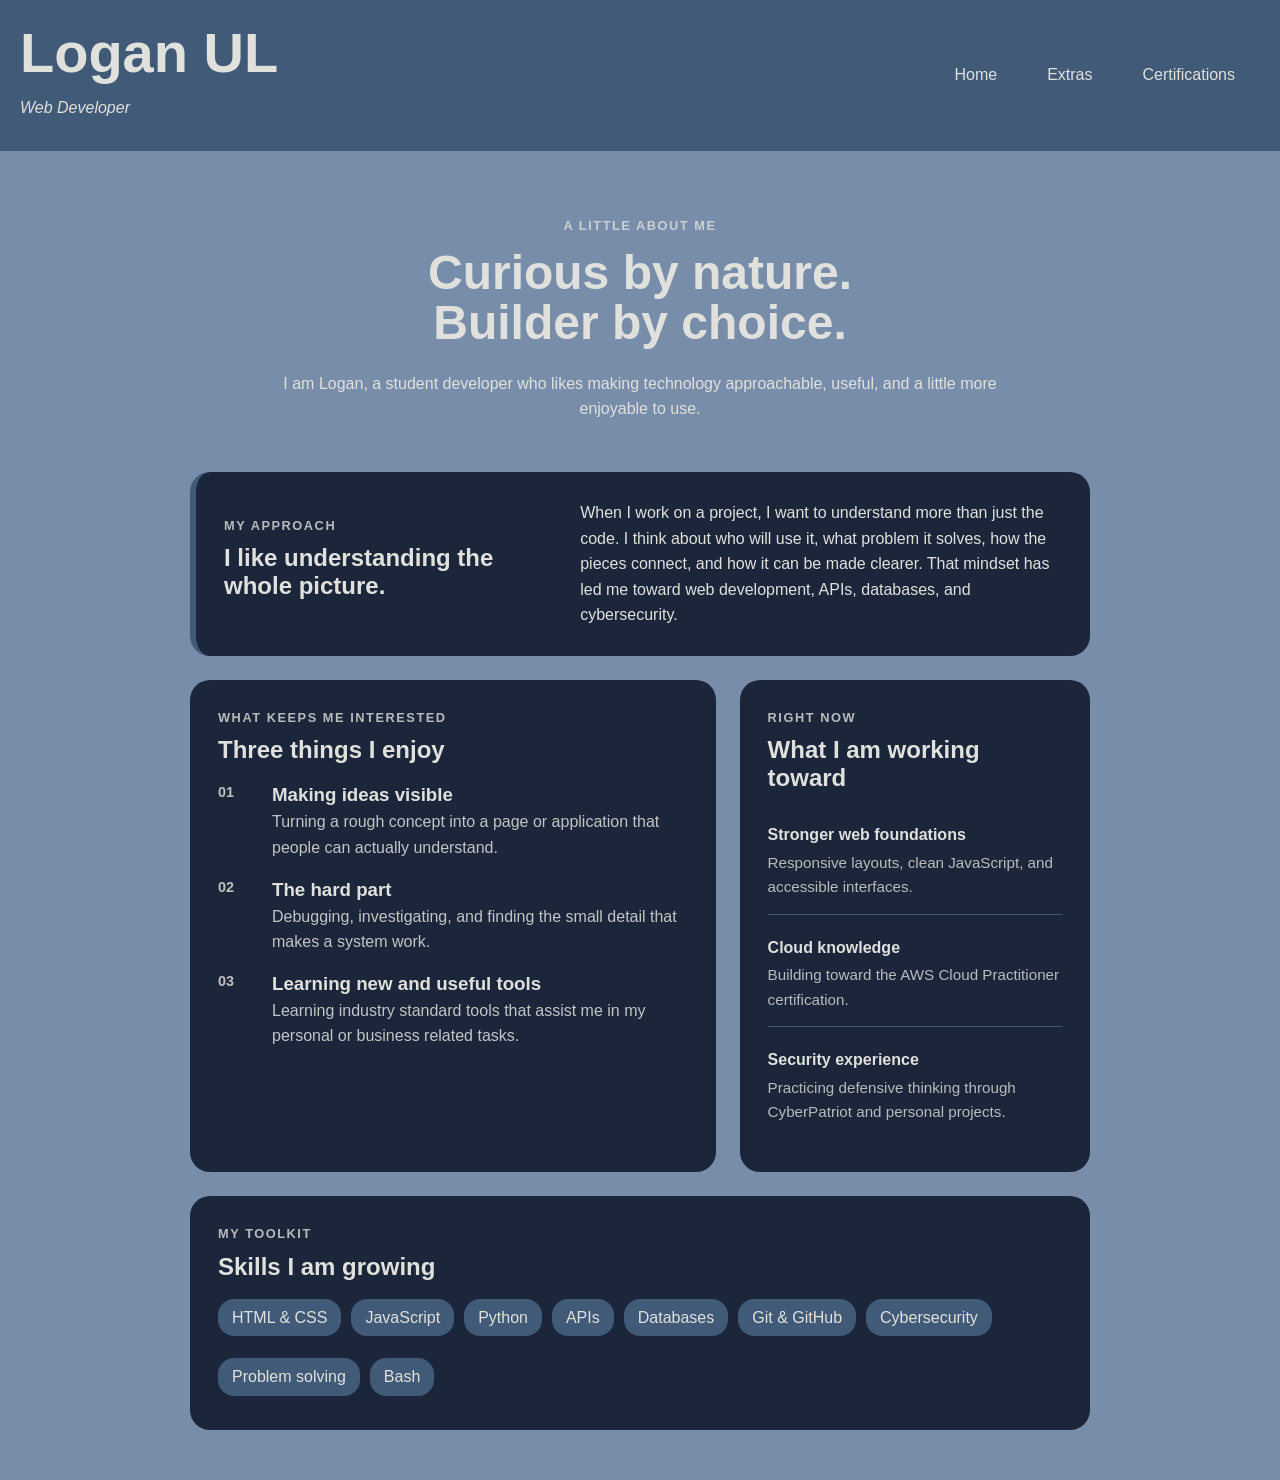
<file: about.html>
<!doctype html>
<html lang="en">
  <head>
    <meta charset="UTF-8" />
    <meta name="viewport" content="width=device-width, initial-scale=1.0" />
    <title>Logan UL - About Me</title>
    <link rel="stylesheet" href="styles.css" />
  </head>
  <body>
    <nav>
      <div class="nav-header-content">
        <h1 id="name-header">Logan UL</h1>
        <p id="title-header">Web Developer</p>
      </div>
      <div class="nav-links">
        <div class="links">
          <a class="button" href="index.html">Home</a
          ><a class="button" href="extras.html">Extras</a
          ><a class="button" href="certifications.html">Certifications</a>
        </div>
      </div>
    </nav>
    <main class="content-page about-page">
      <div class="header about-hero">
        <p class="eyebrow">A little about me</p>
        <h1>Curious by nature.<br />Builder by choice.</h1>
        <p class="page-intro">
          I am Logan, a student developer who likes making technology
          approachable, useful, and a little more enjoyable to use.
        </p>
      </div>
      <section class="about-feature content-card">
        <div>
          <p class="eyebrow">My approach</p>
          <h2>I like understanding the whole picture.</h2>
        </div>
        <p>
          When I work on a project, I want to understand more than just the
          code. I think about who will use it, what problem it solves, how the
          pieces connect, and how it can be made clearer. That mindset has led
          me toward web development, APIs, databases, and cybersecurity.
        </p>
      </section>
      <section class="about-grid">
        <article class="content-card">
          <p class="eyebrow">What keeps me interested</p>
          <h2>Three things I enjoy</h2>
          <div class="interest-list">
            <div>
              <span class="interest-number">01</span>
              <h3>Making ideas visible</h3>
              <p>
                Turning a rough concept into a page or application that people
                can actually understand.
              </p>
            </div>
            <div>
              <span class="interest-number">02</span>
              <h3>The hard part</h3>
              <p>
                Debugging, investigating, and finding the small detail that
                makes a system work.
              </p>
            </div>
            <div>
              <span class="interest-number">03</span>
              <h3>Learning new and useful tools</h3>
              <p>
                Learning industry standard tools that assist me in my personal or business related tasks.
              </p>
            </div>
          </div>
        </article>
        <article class="content-card">
          <p class="eyebrow">Right now</p>
          <h2>What I am working toward</h2>
          <ul class="goal-list">
            <li>
              <strong>Stronger web foundations</strong
              ><span
                >Responsive layouts, clean JavaScript, and accessible
                interfaces.</span
              >
            </li>
            <li>
              <strong>Cloud knowledge</strong
              ><span
                >Building toward the AWS Cloud Practitioner certification.</span
              >
            </li>
            <li>
              <strong>Security experience</strong
              ><span
                >Practicing defensive thinking through CyberPatriot and personal
                projects.</span
              >
            </li>
          </ul>
        </article>
      </section>
      <section class="content-card about-toolkit">
        <p class="eyebrow">My toolkit</p>
        <h2>Skills I am growing</h2>
        <ul class="tag-list">
          <li>HTML &amp; CSS</li>
          <li>JavaScript</li>
          <li>Python</li>
          <li>APIs</li>
          <li>Databases</li>
          <li>Git &amp; GitHub</li>
          <li>Cybersecurity</li>
          <li>Problem solving</li>
          <li>Bash</li>
        </ul>
      </section>
    </main>
    <script src="mobile-nav.js"></script>
  </body>
</html>
</file>
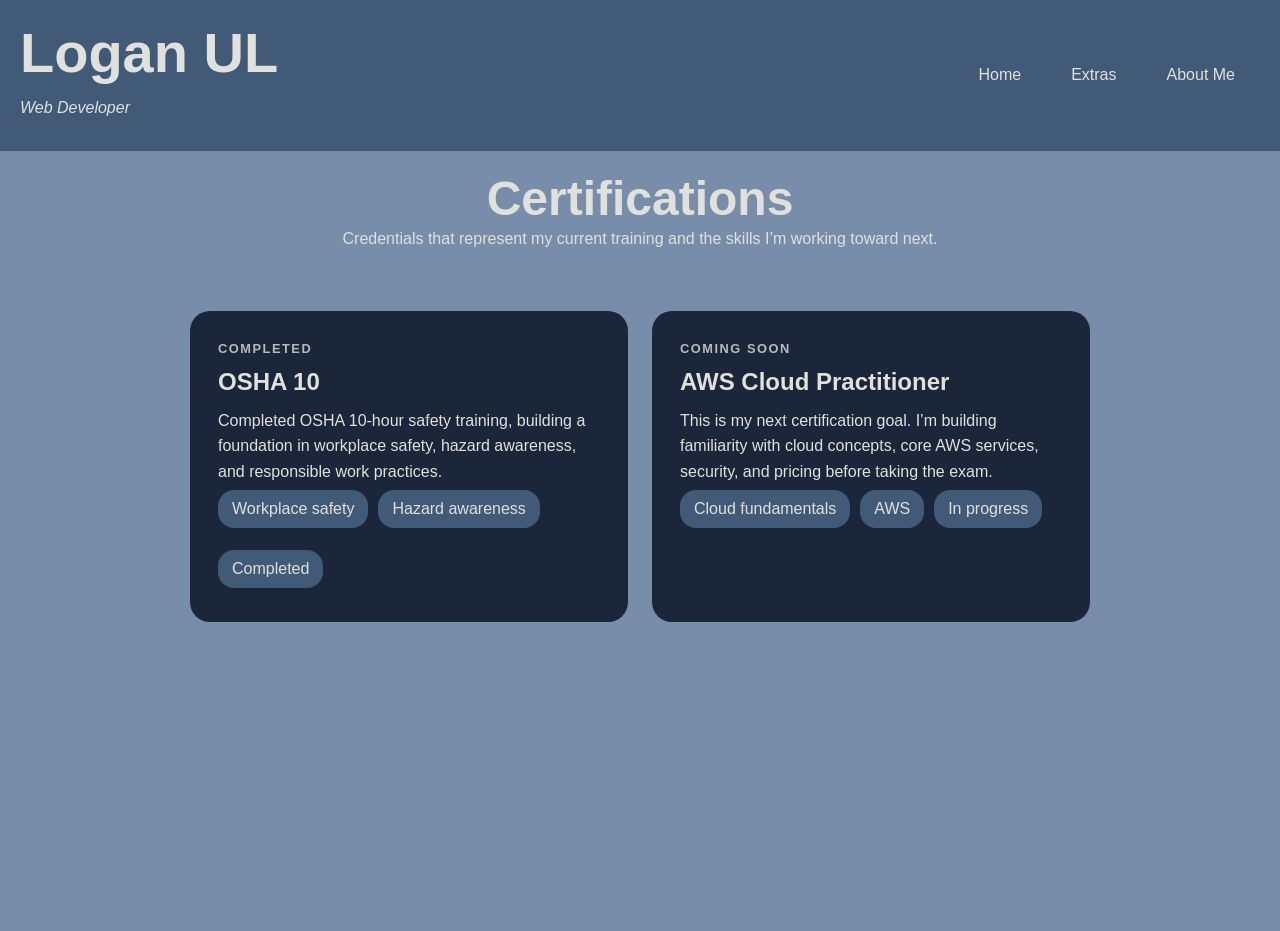
<file: certifications.html>
<!doctype html>
<html lang="en">
  <head>
    <meta charset="UTF-8" />
    <meta name="viewport" content="width=device-width, initial-scale=1.0" />
    <title>Logan UL - Certifications</title>
    <link rel="stylesheet" href="styles.css" />
  </head>
  <body>
    <nav>
      <div class="nav-header-content">
        <h1 id="name-header">Logan UL</h1>
        <p id="title-header">Web Developer</p>
      </div>
      <div class="nav-links">
        <div class="links">
          <a class="button" href="index.html">Home</a
          ><a class="button" href="extras.html">Extras</a
          ><a class="button" href="about.html">About Me</a>
        </div>
      </div>
    </nav>
    <main class="content-page">
      <div class="header">
        <h1>Certifications</h1>
        <p class="page-intro">
          Credentials that represent my current training and the skills I’m
          working toward next.
        </p>
      </div>
      <section class="content-grid">
        <article class="content-card">
          <p class="eyebrow">Completed</p>
          <h2>OSHA 10</h2>
          <p>
            Completed OSHA 10-hour safety training, building a foundation in
            workplace safety, hazard awareness, and responsible work practices.
          </p>
          <ul class="tag-list">
            <li>Workplace safety</li>
            <li>Hazard awareness</li>
            <li>Completed</li>
          </ul>
        </article>
        <article class="content-card">
          <p class="eyebrow">Coming soon</p>
          <h2>AWS Cloud Practitioner</h2>
          <p>
            This is my next certification goal. I’m building familiarity with
            cloud concepts, core AWS services, security, and pricing before
            taking the exam.
          </p>
          <ul class="tag-list">
            <li>Cloud fundamentals</li>
            <li>AWS</li>
            <li>In progress</li>
          </ul>
        </article>
      </section>
    </main>
    <script src="mobile-nav.js"></script>
  </body>
</html>
</file>
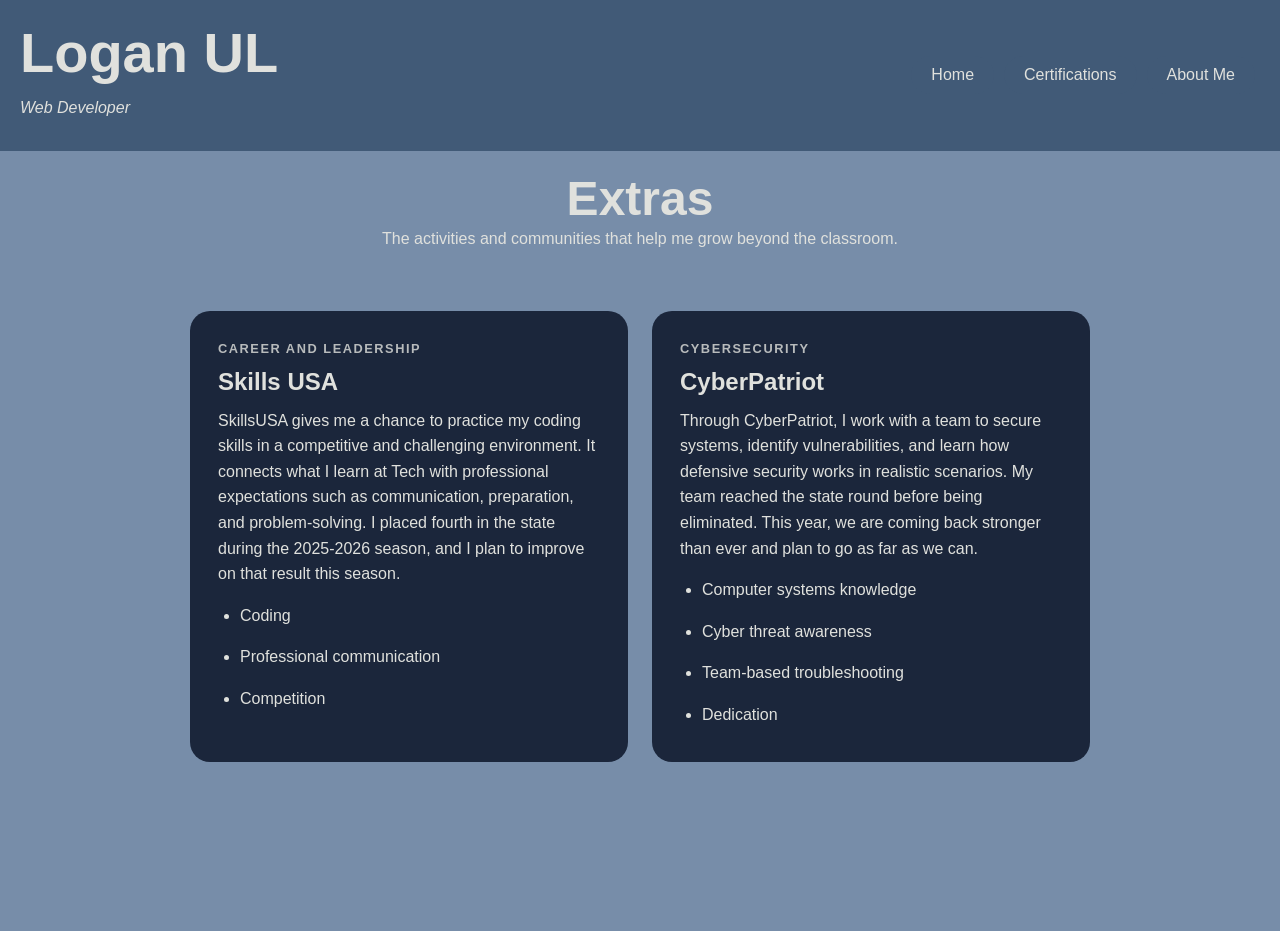
<file: extras.html>
<!doctype html>
<html lang="en">
  <head>
    <meta charset="UTF-8" />
    <meta name="viewport" content="width=device-width, initial-scale=1.0" />
    <title>Logan UL - Extras</title>
    <link rel="stylesheet" href="styles.css" />
  </head>
  <body>
    <nav>
      <div class="nav-header-content">
        <h1 id="name-header">Logan UL</h1>
        <p id="title-header">Web Developer</p>
      </div>
      <div class="nav-links">
        <div class="links">
          <a class="button" href="index.html">Home</a
          ><a class="button" href="certifications.html">Certifications</a
          ><a class="button" href="about.html">About Me</a>
        </div>
      </div>
    </nav>
    <main class="content-page">
      <div class="header">
        <h1>Extras</h1>
        <p class="page-intro">
          The activities and communities that help me grow beyond the classroom.
        </p>
      </div>
      <section class="content-grid">
        <article class="content-card">
          <p class="eyebrow">Career and leadership</p>
          <h2>Skills USA</h2>
          <p>
            SkillsUSA gives me a chance to practice my coding skills in a
            competitive and challenging environment. It connects what I learn
            at Tech with professional expectations such as communication,
            preparation, and problem-solving. I placed fourth in the state
            during the 2025-2026 season, and I plan to improve on that result
            this season.
          </p>
          <ul>
            <li>Coding</li>
            <li>Professional communication</li>
            <li>Competition</li>
          </ul>
        </article>
        <article class="content-card">
          <p class="eyebrow">Cybersecurity</p>
          <h2>CyberPatriot</h2>
          <p>
            Through CyberPatriot, I work with a team to secure systems, identify
            vulnerabilities, and learn how defensive security works in realistic
            scenarios. My team reached the state round before being eliminated.
            This year, we are coming back stronger than ever and plan to go as
            far as we can.
          </p>
          <ul>
            <li>Computer systems knowledge</li>
            <li>Cyber threat awareness</li>
            <li>Team-based troubleshooting</li>
            <li>Dedication</li>
          </ul>
        </article>
      </section>
    </main>
    <script src="mobile-nav.js"></script>
  </body>
</html>
</file>
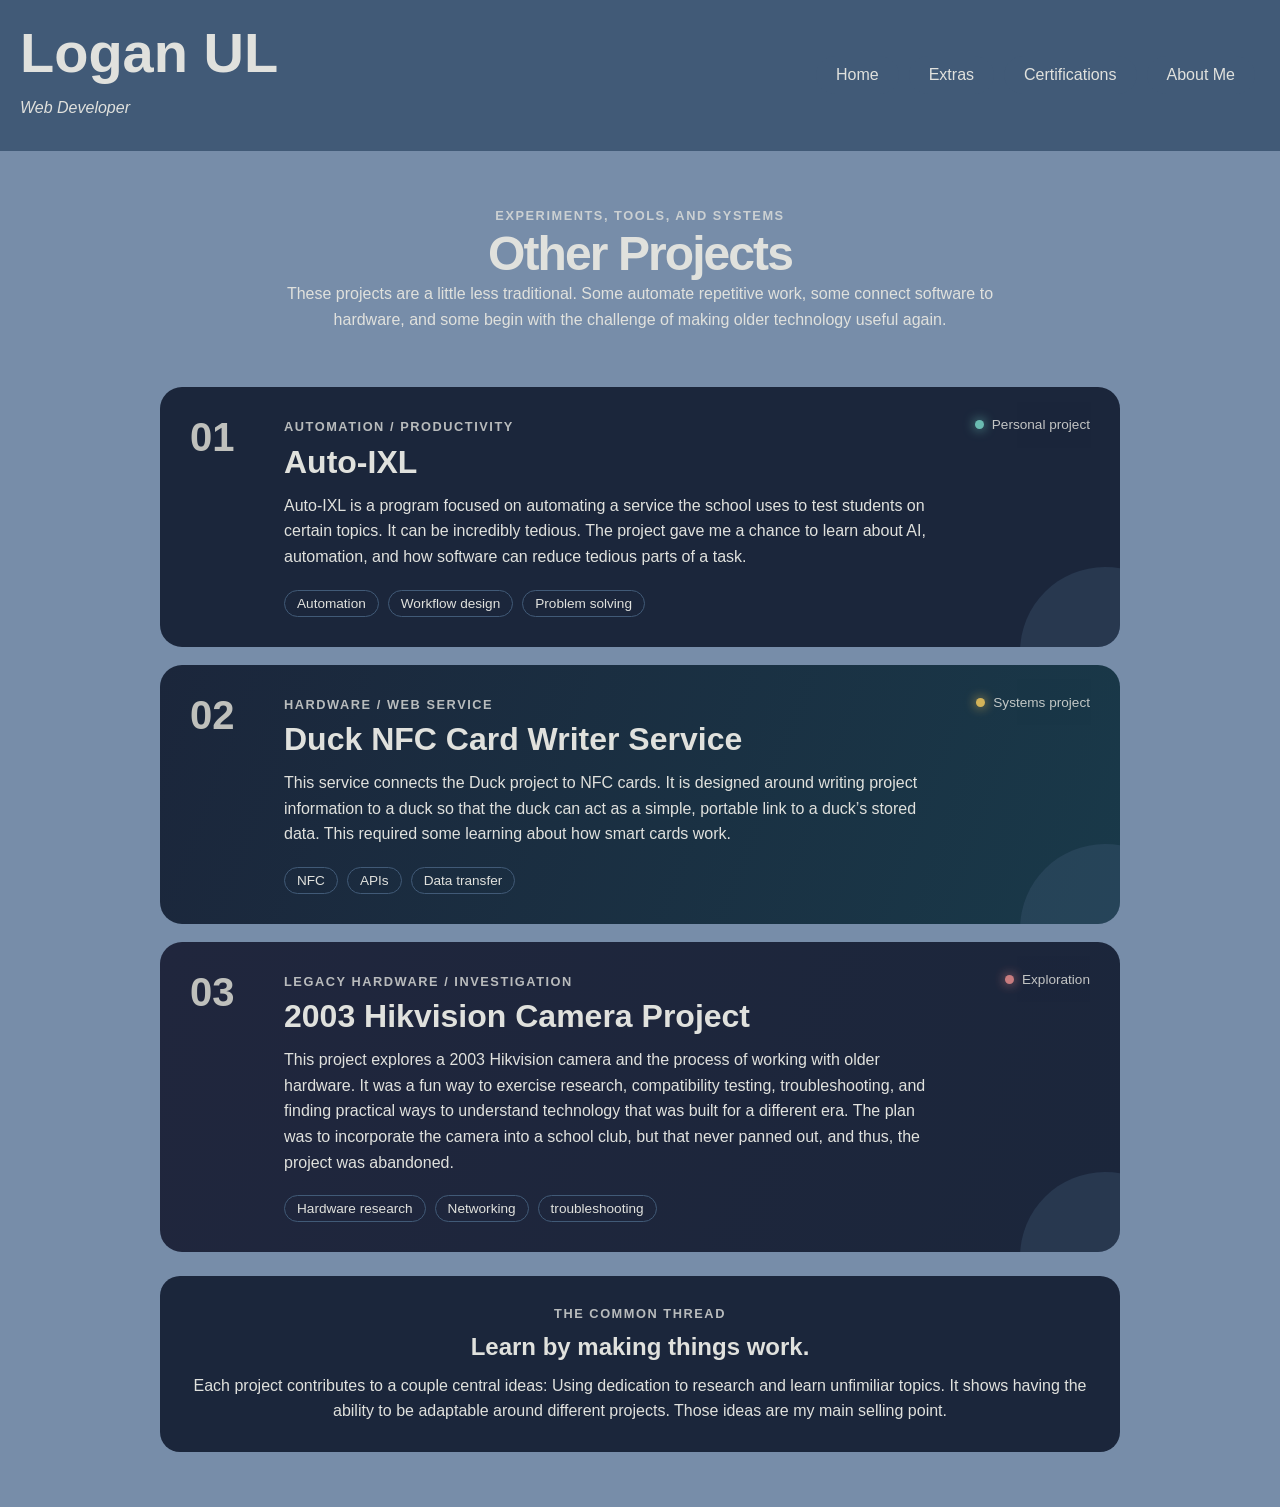
<file: other-projects.html>
<!doctype html>
<html lang="en">
  <head>
    <meta charset="UTF-8" />
    <meta name="viewport" content="width=device-width, initial-scale=1.0" />
    <title>Logan UL - Other Projects</title>
    <link rel="stylesheet" href="styles.css" />
  </head>
  <body>
    <nav>
      <div class="nav-header-content">
        <h1 id="name-header">Logan UL</h1>
        <p id="title-header">Web Developer</p>
      </div>
      <div class="nav-links">
        <div class="links">
          <a class="button" href="index.html">Home</a
          ><a class="button" href="extras.html">Extras</a
          ><a class="button" href="certifications.html">Certifications</a
          ><a class="button" href="about.html">About Me</a>
        </div>
      </div>
    </nav>
    <main class="content-page projects-page">
      <div class="header projects-hero">
        <p class="eyebrow">Experiments, tools, and systems</p>
        <h1>Other Projects</h1>
        <p class="page-intro">
          These projects are a little less traditional. Some automate repetitive
          work, some connect software to hardware, and some begin with the
          challenge of making older technology useful again.
        </p>
      </div>

      <section class="project-stack">
        <article class="project-showcase project-autoixl">
          <div class="project-index">01</div>
          <div class="project-copy">
            <p class="eyebrow">Automation / productivity</p>
            <h2>Auto-IXL</h2>
            <p>
              Auto-IXL is a program focused on automating a service the school
              uses to test students on certain topics. It can be incredibly
              tedious. The project gave me a chance to learn about AI,
              automation, and how software can reduce tedious parts of a task.
            </p>
            <div class="project-meta">
              <span>Automation</span><span>Workflow design</span
              ><span>Problem solving</span>
            </div>
          </div>
          <div class="project-status">
            <span class="status-dot"></span><span>Personal project</span>
          </div>
        </article>

        <article class="project-showcase project-ducknfc">
          <div class="project-index">02</div>
          <div class="project-copy">
            <p class="eyebrow">Hardware / web service</p>
            <h2>Duck NFC Card Writer Service</h2>
            <p>
              This service connects the Duck project to NFC cards. It is
              designed around writing project information to a duck so that the
              duck can act as a simple, portable link to a duck’s stored data.
              This required some learning about how smart cards work.
            </p>
            <div class="project-meta">
              <span>NFC</span><span>APIs</span><span>Data transfer</span>
            </div>
          </div>
          <div class="project-status">
            <span class="status-dot"></span><span>Systems project</span>
          </div>
        </article>

        <article class="project-showcase project-hikvision">
          <div class="project-index">03</div>
          <div class="project-copy">
            <p class="eyebrow">Legacy hardware / investigation</p>
            <h2>2003 Hikvision Camera Project</h2>
            <p>
              This project explores a 2003 Hikvision camera and the process of
              working with older hardware. It was a fun way to exercise
              research, compatibility testing, troubleshooting, and finding
              practical ways to understand technology that was built for a
              different era. The plan was to incorporate the camera into a
              school club, but that never panned out, and thus, the project was
              abandoned.
            </p>
            <div class="project-meta">
              <span>Hardware research</span><span>Networking</span
              ><span> troubleshooting</span>
            </div>
          </div>
          <div class="project-status">
            <span class="status-dot"></span><span>Exploration</span>
          </div>
        </article>
      </section>

      <section class="project-footer content-card">
        <p class="eyebrow">The common thread</p>
        <h2>Learn by making things work.</h2>
        <p>
          Each project contributes to a couple central ideas: Using dedication
          to research and learn unfimiliar topics. It shows having the ability
          to be adaptable around different projects. Those ideas are my main
          selling point.
        </p>
      </section>
    </main>
    <script src="mobile-nav.js"></script>
  </body>
</html>
</file>
<file: styles.css>
:root {
  --ink-black: #0d1b2a;
  --prussian-blue: #1b263b;
  --dusk-blue: #415a77;
  --dusk-blue-highlighted: #2f445c;
  --lavender-grey: #778da9;
  --alabaster-grey: #e0e1dd;
  --alabaster-grey-highlighted: #bfc0bc;
  --font-family: "Nunito", sans-serif;
}

* {
  color: var(--alabaster-grey);
  margin: 0;
  padding: 0;
  box-sizing: border-box;
  font-family: var(--font-family);
}

body {
  background: #e5e5f7;
  position: relative;
}

p,
li {
  line-height: 1.6;
}
.content-page {
  min-height: calc(100vh - 120px);
}
.content-page > .header {
  margin-bottom: 35px;
}
.eyebrow {
  text-transform: uppercase;
  letter-spacing: 0.12em;
  font-size: 0.8rem;
  font-weight: bold;
  opacity: 0.8;
}
.content-grid {
  display: grid;
  grid-template-columns: repeat(2, minmax(0, 1fr));
  gap: 24px;
  margin: 60px auto 20px;
  max-width: 900px;
}
.content-card {
  background: var(--prussian-blue);
  border-radius: 20px;
  padding: 28px;
}
.content-card h2 {
  margin: 8px 0 12px;
}
.content-card ul {
  padding-left: 22px;
}
.content-card li {
  margin: 6px 0;
}
.tag-list {
  display: flex;
  flex-wrap: wrap;
  gap: 10px;
  list-style: none;
  padding: 0 !important;
}
.tag-list li {
  background: var(--dusk-blue);
  border-radius: 16px;
  padding: 6px 14px;
}
.page-intro {
  max-width: 760px;
  margin: auto;
  text-align: center;
}
.about-hero {
  padding: 45px 20px 15px;
}
.about-hero h1 {
  font-size: clamp(2.7rem, 7vw, 5.4rem);
  line-height: 1.05;
  margin: 12px 0 22px;
}
.about-feature {
  max-width: 900px;
  margin: 35px auto 24px;
  display: grid;
  grid-template-columns: 0.8fr 1.2fr;
  gap: 35px;
  align-items: center;
  border-left: 6px solid var(--dusk-blue);
}
.about-feature h2 {
  margin-top: 8px;
}
.about-grid {
  max-width: 900px;
  margin: 0 auto 24px;
  display: grid;
  grid-template-columns: 1.2fr 0.8fr;
  gap: 24px;
}
.interest-list {
  display: grid;
  gap: 18px;
  margin-top: 20px;
}
.interest-list > div {
  display: grid;
  grid-template-columns: 42px 1fr;
  column-gap: 12px;
}
.interest-number {
  grid-row: span 2;
  color: var(--alabaster-grey-highlighted);
  font-weight: bold;
  font-size: 0.9rem;
}
.interest-list h3 {
  margin-bottom: 3px;
}
.interest-list p {
  opacity: 0.85;
}
.goal-list {
  list-style: none;
  padding: 0 !important;
  margin-top: 16px;
}
.goal-list li {
  padding: 14px 0;
  border-bottom: 1px solid var(--dusk-blue);
}
.goal-list li:last-child {
  border-bottom: 0;
}
.goal-list strong,
.goal-list span {
  display: block;
}
.goal-list span {
  opacity: 0.8;
  font-size: 0.95rem;
  margin-top: 3px;
}
.about-toolkit {
  max-width: 900px;
  margin: 0 auto 30px;
}
.projects-hero {
  padding: 35px 20px 20px;
}
.projects-hero h1 {
  font-size: clamp(3rem, 8vw, 6rem);
  letter-spacing: -0.04em;
}
.project-stack {
  max-width: 960px;
  margin: 35px auto 24px;
  display: grid;
  gap: 18px;
}
.project-showcase {
  position: relative;
  display: grid;
  grid-template-columns: 70px 1fr auto;
  gap: 24px;
  align-items: start;
  padding: 30px;
  border-radius: 22px;
  background: var(--prussian-blue);
  overflow: hidden;
}
.project-showcase::after {
  content: "";
  position: absolute;
  width: 170px;
  height: 170px;
  border-radius: 50%;
  right: -70px;
  bottom: -90px;
  background: var(--dusk-blue);
  opacity: 0.35;
}
.project-index {
  font-size: 2.5rem;
  font-weight: bold;
  color: var(--alabaster-grey-highlighted);
  line-height: 1;
}
.project-copy {
  max-width: 650px;
}
.project-copy h2 {
  font-size: 2rem;
  margin: 6px 0 12px;
}
.project-meta {
  display: flex;
  flex-wrap: wrap;
  gap: 9px;
  margin-top: 20px;
}
.project-meta span {
  padding: 5px 12px;
  border: 1px solid var(--dusk-blue);
  border-radius: 14px;
  font-size: 0.85rem;
}
.project-status {
  display: flex;
  align-items: center;
  gap: 8px;
  white-space: nowrap;
  font-size: 0.85rem;
  opacity: 0.85;
}
.status-dot {
  width: 9px;
  height: 9px;
  border-radius: 50%;
  background: #78d6c6;
  box-shadow: 0 0 12px #78d6c6;
}
.project-ducknfc {
  background: linear-gradient(110deg, var(--prussian-blue), #193949);
}
.project-ducknfc .status-dot {
  background: #f4c95d;
  box-shadow: 0 0 12px #f4c95d;
}
.project-hikvision {
  background: linear-gradient(110deg, #20263d, var(--prussian-blue));
}
.project-hikvision .status-dot {
  background: #e78b8b;
  box-shadow: 0 0 12px #e78b8b;
}
.project-footer {
  max-width: 960px;
  margin: 0 auto 35px;
  text-align: center;
}
.project-page .header {
  padding: 28px 20px 5px;
}
.project-page .header h1 {
  font-size: clamp(2.5rem, 6vw, 4.8rem);
}
.project-page .page-intro {
  margin-top: 12px;
}
.project-layout {
  max-width: 1100px;
  margin: 35px auto;
  display: grid;
  grid-template-columns: minmax(0, 1.05fr) minmax(0, 0.95fr);
  gap: 28px;
  align-items: start;
}
.project-gallery-card,
.project-description {
  background: var(--prussian-blue);
  border-radius: 22px;
  padding: 22px;
}
.project-description h2 {
  margin: 8px 0 14px;
}
.project-description p {
  margin: 14px 0;
}
.project-description ol {
  padding-left: 24px;
  margin-top: 12px;
}
.project-description li {
  padding: 5px 0;
}
.project-gallery-card .gallery {
  margin-top: 0;
}
.project-gallery-card .pictures {
  width: 100%;
}
.project-gallery-card .img-box {
  height: auto;
}
.project-gallery-card .image {
  width: 100%;
  height: auto;
  flex: 0 0 100%;
  max-width: 100%;
  margin: 0;
  object-fit: contain;
}
.project-gallery-card .animated-image-left {
  animation-name: projectSlideLeft;
}
.project-gallery-card .animated-image-right {
  animation-name: projectSlideRight;
}
@keyframes projectSlideLeft {
  from {
    transform: translateX(100%);
  }
}
@keyframes projectSlideRight {
  from {
    transform: translateX(-100%);
  }
}

body::before {
  content: "";
  position: fixed;
  inset: 0;
  z-index: -1;

  background-image:
    repeating-radial-gradient(circle at center, transparent 0, #e5e5f7 25px),
    repeating-linear-gradient(0deg, #444cf755, #444cf7);

  filter: blur(0.5px);
}

main {
  max-width: 1280px;
  background-color: var(--lavender-grey);
  margin: auto;
  padding: 20px;
}

button {
  border: none;
}

nav {
  display: flex;
  flex-direction: row;
  justify-content: space-between;
  background-color: var(--dusk-blue);
  width: 100%;
}

a {
  text-decoration: none;
}

li {
  padding-top: 10px;
}

.nav-header-content {
  padding: 20px;
}

.nav-links {
  display: flex;
  flex-direction: column;
  justify-content: center;
}

.nav-links .links {
  display: flex;
  align-items: center;
  justify-content: center;
  padding: 20px;
}

.dropdown {
  margin-top: auto;
  margin-bottom: auto;
  width: auto;
  position: relative;
}

.dropdown-header {
  display: flex;
  justify-content: center;
  align-items: center;
  height: 50px;
  text-align: center;
  padding: 10px;
}

.dropdown-options {
  display: none;
  position: absolute;
  width: inherit;
}

.dropdown:hover .dropdown-options {
  text-align: center;
  display: flex;
  flex-direction: column;
  justify-content: center;
  align-items: center;
  animation: dropdown-anim 0.1s ease-in;
  transform-origin: top;
}

.dropdown:hover .dropdown-header {
  background-color: #3b516b;
}

.dropdown:hover .dropdown-options a {
  display: flex;
  align-items: center;
  justify-content: center;
  height: 50px;
  width: 100% !important;
  background-color: var(--dusk-blue-highlighted);

  text-wrap: wrap;
}

.dropdown:hover .dropdown-options a:hover {
  color: var(--alabaster-grey-highlighted);
}

@keyframes dropdown-anim {
  0% {
    transform: scale(1, 0.1);
  }
  100% {
    transform: scaleY(1, 1);
  }
}

.overlay-image {
  max-width: 80vw;
  max-height: 80vh;
}

.header {
  text-align: center;
}

.header h1 {
  font-size: 3rem;
}

.hero {
  margin: auto;
  padding: 20px;
  text-align: center;
  background-color: var(--prussian-blue);
  width: 54%;
  display: flex;
  justify-content: center;
  height: 300px;
}

.curved-box {
  border-radius: 20px;
}

.hero-content {
  display: flex;
  flex-direction: column;
  justify-content: space-evenly;
  align-items: center;
}

.hero-image-box {
  width: 100%;
  height: 100%;
}

.hero-content h1 {
  font-size: 3.6rem;
  margin-bottom: 10px;
  font-weight: bold;
}

.options {
  display: flex;
  justify-content: center;
  flex-direction: column;
}

#upper-buttons {
  display: flex;
  justify-content: center;
  margin-bottom: 10px;
}

#lower-buttons {
  display: flex;
  justify-content: center;
}

.button {
  background-color: var(--dusk-blue);
  color: var(--alabaster-grey);
  padding: 10px 20px;
  border-radius: 20px;
  margin: 5px;
}

.button:hover {
  cursor: pointer;
}

.gallery {
  margin-left: auto;
  margin-right: auto;
  margin-top: 150px;
  text-align: center;
  display: flex;
  flex-direction: column;
  align-items: center;
  width: 100%;
}

.duck-system-gal-wrapper {
  float: left;
}

.duck-system-gal {
  margin-top: 50px;
  margin-left: 0;
  margin-right: 0;
}

.pictures {
  box-sizing: border-box;
  width: min(600px, 100%);
  overflow: hidden;
  border-radius: 20px;
  background-color: var(--dusk-blue);
}

.home-summary {
  margin-bottom: 40px;
}

.img-box {
  display: flex;
  justify-content: center;
  align-items: center;
  width: 100%;
  height: 100%;
}

.pictures p {
  padding: 2px;
}

.image {
  display: block;
  flex: 0 0 100%;
  width: 100%;
  height: 100%;

  margin: 5px;
  margin-top: 0px;
}

.overlay {
  position: fixed;
  top: 0;
  left: 0;
  width: 100vw;
  height: 100vh;
  background-color: rgba(0, 0, 0, 0.6);
  z-index: 9999;
  display: flex;
  justify-content: center;
  align-items: center;
  color: white;
}

.hidden {
  display: none;
}

@keyframes slideLeft {
  from {
    transform: translateX(600px);
  }
}

@keyframes slideRight {
  from {
    transform: translateX(-600px);
  }
}

.animated-image-left {
  animation-name: slideLeft;
  animation-duration: 1s;
}

.animated-image-right {
  animation-name: slideRight;
  animation-duration: 1s;
}

#example-header {
  font-size: 3rem;
  margin-bottom: 10px;
}

#name-header {
  font-size: 3.5rem;
  margin-bottom: 10px;
}

#title-header {
  padding-bottom: 10px;
  font-style: italic;
}

@media screen and (max-width: 768px) {
  body:before {
    background-color: var(--lavender-grey);
    background-image: none;
  }
  @keyframes slideLeft {
    from {
      transform: translateX(300px);
    }
  }

  @keyframes slideRight {
    from {
      transform: translateX(-300px);
    }
  }

  .header {
    text-align: center;
  }

  .hero {
    width: 100%;
  }

  .hero-content h1 {
    font-size: 3.6rem;
  }

  .hero-image-box {
    display: none;
  }

  .examples {
    margin-top: 100px;
    width: 10%;
  }

  .pictures {
    width: min(100%, 600px);
    height: auto;
  }
  .content-grid {
    grid-template-columns: 1fr;
    margin-top: 40px;
  }
  .about-feature,
  .about-grid {
    grid-template-columns: 1fr;
  }
  .about-hero {
    padding-top: 25px;
  }
  .project-showcase {
    grid-template-columns: 45px 1fr;
    padding: 24px;
  }
  .project-status {
    grid-column: 2;
  }
  .project-copy h2 {
    font-size: 1.65rem;
  }
  .project-layout {
    grid-template-columns: 1fr;
    margin-top: 20px;
  }
  .vietnam-project-layout {
    grid-template-columns: 1fr;
  }
  .image {
    width: 100%;
    height: 100%;
  }
  .color-wrapper {
    padding: 30px;
  }
  .nav-links {
    display: none;
  }

  .nav-links-active {
    z-index: 100000000;
    display: block;
    width: 75%;
    height: 100vh;
    position: fixed;
    background-color: var(--prussian-blue);
    margin-left: 25%;
    display: flex;
    justify-content: space-between;
  }

  .socials {
    display: flex;
    justify-content: center;
  }

  .socials img {
    width: 80px;
    padding: 10px;
  }

  .links {
    flex-direction: column;
  }

  .mobile-sidebar {
    display: flex;
    justify-content: center;
    align-items: center;
  }
  #sidebar-button {
    width: 40px;
    margin: 10px;
  }
}

/* Tablet and mobile layouts */
@media screen and (max-width: 960px) {
  .hero {
    width: min(100%, 760px);
  }

  .hero-content h1 {
    font-size: clamp(2.5rem, 6vw, 3.6rem);
  }

  .project-page .project-layout {
    grid-template-columns: minmax(0, 1fr);
    max-width: 760px;
  }

  .project-gallery-card {
    width: 100%;
  }
}

@media screen and (max-width: 768px) {
  @keyframes slideLeft {
    from {
      transform: translateX(100%);
    }
  }

  @keyframes slideRight {
    from {
      transform: translateX(-100%);
    }
  }

  nav {
    display: flex;
    flex-direction: column;
    align-items: stretch;
  }

  .nav-header-content {
    padding: 14px 18px 8px;
  }

  #name-header {
    font-size: clamp(1.9rem, 7vw, 2.7rem);
    margin-bottom: 2px;
  }

  #title-header {
    padding-bottom: 2px;
  }

  .mobile-sidebar {
    display: none;
  }

  .nav-links {
    display: flex;
    width: 100%;
  }

  .nav-links .links {
    display: grid;
    grid-template-columns: repeat(2, minmax(0, 1fr));
    gap: 5px;
    width: 100%;
    padding: 8px 12px 14px;
    align-items: stretch;
  }

  .nav-links .button {
    display: flex;
    justify-content: center;
    align-items: center;
    min-height: 44px;
    margin: 0;
    padding: 8px 10px;
    text-align: center;
  }

  .dropdown {
    width: 100%;
  }

  .dropdown-header {
    height: auto;
    min-height: 44px;
    padding: 6px;
  }

  .dropdown-options,
  .dropdown:hover .dropdown-options {
    position: static;
    display: flex;
    width: 100%;
    flex-direction: column;
    gap: 3px;
    animation: none;
  }

  .dropdown-options a,
  .dropdown:hover .dropdown-options a {
    display: flex;
    justify-content: center;
    align-items: center;
    width: 100%;
    min-height: 40px;
    height: auto;
    padding: 6px 8px;
    text-align: center;
    background: var(--dusk-blue-highlighted);
  }

  main {
    width: 100%;
    padding: 18px 16px;
  }

  .hero {
    width: 100%;
    height: auto;
    min-height: 210px;
    padding: 24px 16px;
  }

  .hero-content {
    width: 100%;
    gap: 18px;
  }

  .hero-content h1 {
    max-width: 100%;
    font-size: clamp(2.2rem, 9vw, 3.6rem);
    line-height: 1.08;
  }

  .hero-content .options {
    flex-wrap: wrap;
    gap: 4px;
  }

  .gallery {
    margin-top: 64px;
  }

  #example-header,
  .header h1 {
    font-size: clamp(2rem, 8vw, 3rem);
    overflow-wrap: anywhere;
  }

  .pictures {
    width: min(100%, 600px);
  }

  .img-box {
    height: auto;
  }

  .image {
    width: 100%;
    height: auto;
    max-width: 100%;
    object-fit: contain;
  }

  #details-btn {
    text-wrap: wrap !important;
  }

  .project-page .header {
    padding: 18px 4px 0;
  }

  .project-page .header h1 {
    font-size: clamp(2rem, 8vw, 3.5rem);
  }

  .project-layout {
    gap: 18px;
    margin: 22px auto;
  }

  .project-gallery-card,
  .project-description,
  .content-card {
    padding: 20px;
  }

  .project-gallery-card .pictures {
    max-width: 100%;
  }

  .project-gallery-card .image {
    width: 100%;
    height: auto;
    max-width: 100%;
    margin: 0;
  }

  .task-assessment-gal,
  .duck-system-gal {
    margin-top: 0;
  }

  .color-wrapper {
    padding: 0;
  }

  .content-grid,
  .about-grid {
    grid-template-columns: minmax(0, 1fr);
    gap: 16px;
    margin-top: 30px;
  }

  .about-feature {
    grid-template-columns: minmax(0, 1fr);
    gap: 16px;
    margin: 24px auto 18px;
  }

  .about-hero {
    padding: 24px 4px 8px;
  }

  .about-hero h1 {
    font-size: clamp(2.2rem, 10vw, 3.8rem);
  }

  .projects-hero {
    padding: 24px 4px 10px;
  }

  .projects-hero h1 {
    font-size: clamp(2.25rem, 10vw, 4rem);
  }

  .project-showcase {
    grid-template-columns: 42px minmax(0, 1fr);
    gap: 14px;
    padding: 20px;
  }

  .project-index {
    font-size: 1.8rem;
  }

  .project-copy h2 {
    font-size: clamp(1.4rem, 6vw, 1.8rem);
    overflow-wrap: anywhere;
  }

  .project-status {
    grid-column: 2;
    white-space: normal;
  }

  .project-footer {
    margin-bottom: 20px;
  }
}

@media screen and (max-width: 480px) {
  main {
    padding: 14px 12px;
  }

  .nav-links .links {
    gap: 4px;
    padding: 6px 8px 10px;
  }

  .nav-links .button {
    font-size: 0.92rem;
  }

  .content-page > .header {
    margin-bottom: 22px;
  }

  .content-card,
  .project-gallery-card,
  .project-description {
    padding: 16px;
    border-radius: 16px;
  }

  .tag-list {
    gap: 7px;
  }

  .tag-list li,
  .project-meta span {
    font-size: 0.8rem;
    padding: 5px 10px;
  }

  .project-showcase {
    grid-template-columns: 32px minmax(0, 1fr);
    gap: 10px;
    padding: 16px;
    border-radius: 16px;
  }

  .project-index {
    font-size: 1.35rem;
  }

  .project-meta {
    gap: 6px;
  }

  .project-layout {
    margin-top: 16px;
  }

  #upper-buttons {
    flex-wrap: wrap;
  }

  .overlay-image {
    max-width: 94vw;
    max-height: 82vh;
  }
}

/* Mobile navigation drawer */
.mobile-menu-toggle,
.mobile-nav-close,
.mobile-nav-backdrop {
  display: none;
}

@media screen and (max-width: 768px) {
  nav {
    position: relative;
    min-height: 76px;
    flex-direction: row;
    align-items: center;
    justify-content: center;
  }

  .nav-header,
  .nav-header-content {
    padding: 12px 16px;
  }

  .mobile-menu-toggle {
    display: grid;
    place-items: center;
    position: absolute;
    left: 14px;
    top: 50%;
    transform: translateY(-50%);
    z-index: 2;
    width: 46px;
    height: 46px;
    border: 1px solid rgba(255, 255, 255, 0.3);
    border-radius: 12px;
    color: var(--text-color, #fff);
    background: transparent;
    font-size: 1.6rem;
    cursor: pointer;
  }

  .nav-links {
    display: block;
    position: fixed;
    inset: 0 0 0 auto;
    z-index: 10002;
    width: min(84vw, 340px);
    height: 100vh;
    height: 100dvh;
    overflow-y: auto;
    box-sizing: border-box;
    padding: 74px 16px 24px;
    background: var(--prussian-blue);
    box-shadow: -16px 0 40px rgba(0, 0, 0, 0.24);
    transform: translateX(105%);
    visibility: hidden;
    transition:
      transform 0.25s ease,
      visibility 0.25s ease;
  }

  .nav-links.nav-links-active {
    display: block;
    transform: translateX(0);
    visibility: visible;
  }

  .mobile-nav-close {
    display: grid;
    place-items: center;
    position: absolute;
    top: 14px;
    right: 14px;
    width: 44px;
    height: 44px;
    border: 1px solid rgba(255, 255, 255, 0.35);
    border-radius: 12px;
    color: inherit;
    background: transparent;
    font-size: 2rem;
    cursor: pointer;
  }

  .nav-links .links {
    display: flex;
    flex-direction: column;
    align-items: stretch;
    gap: 8px;
    width: 100%;
    padding: 0;
  }

  .nav-links .button,
  .dropdown-header {
    display: flex;
    align-items: center;
    justify-content: flex-start;
    width: 100%;
    min-height: 48px;
    box-sizing: border-box;
    margin: 0;
    padding: 10px 14px;
    text-align: left;
  }

  .dropdown {
    width: 100%;
  }
  .dropdown-header {
    height: auto;
  }
  .dropdown-options,
  .dropdown:hover .dropdown-options {
    display: flex;
    position: static;
    flex-direction: column;
    width: 100%;
    padding: 0 0 0 12px;
  }

  .dropdown-options .nav-link {
    display: flex;
    align-items: center;
    min-height: 44px;
    padding: 8px 12px;
  }

  .mobile-nav-backdrop {
    display: block;
    position: fixed;
    inset: 0;
    z-index: 10001;
    width: 100%;
    height: 100%;
    padding: 0;
    border: 0;
    background: rgba(13, 27, 42, 0.62);
    opacity: 0;
    visibility: hidden;
    transition:
      opacity 0.25s ease,
      visibility 0.25s ease;
  }

  .mobile-nav-backdrop.is-visible {
    opacity: 1;
    visibility: visible;
  }

  body.mobile-nav-open {
    overflow: hidden;
  }
}

@media (prefers-reduced-motion: reduce) {
  .nav-links,
  .mobile-nav-backdrop {
    transition: none !important;
  }
}
</file>
